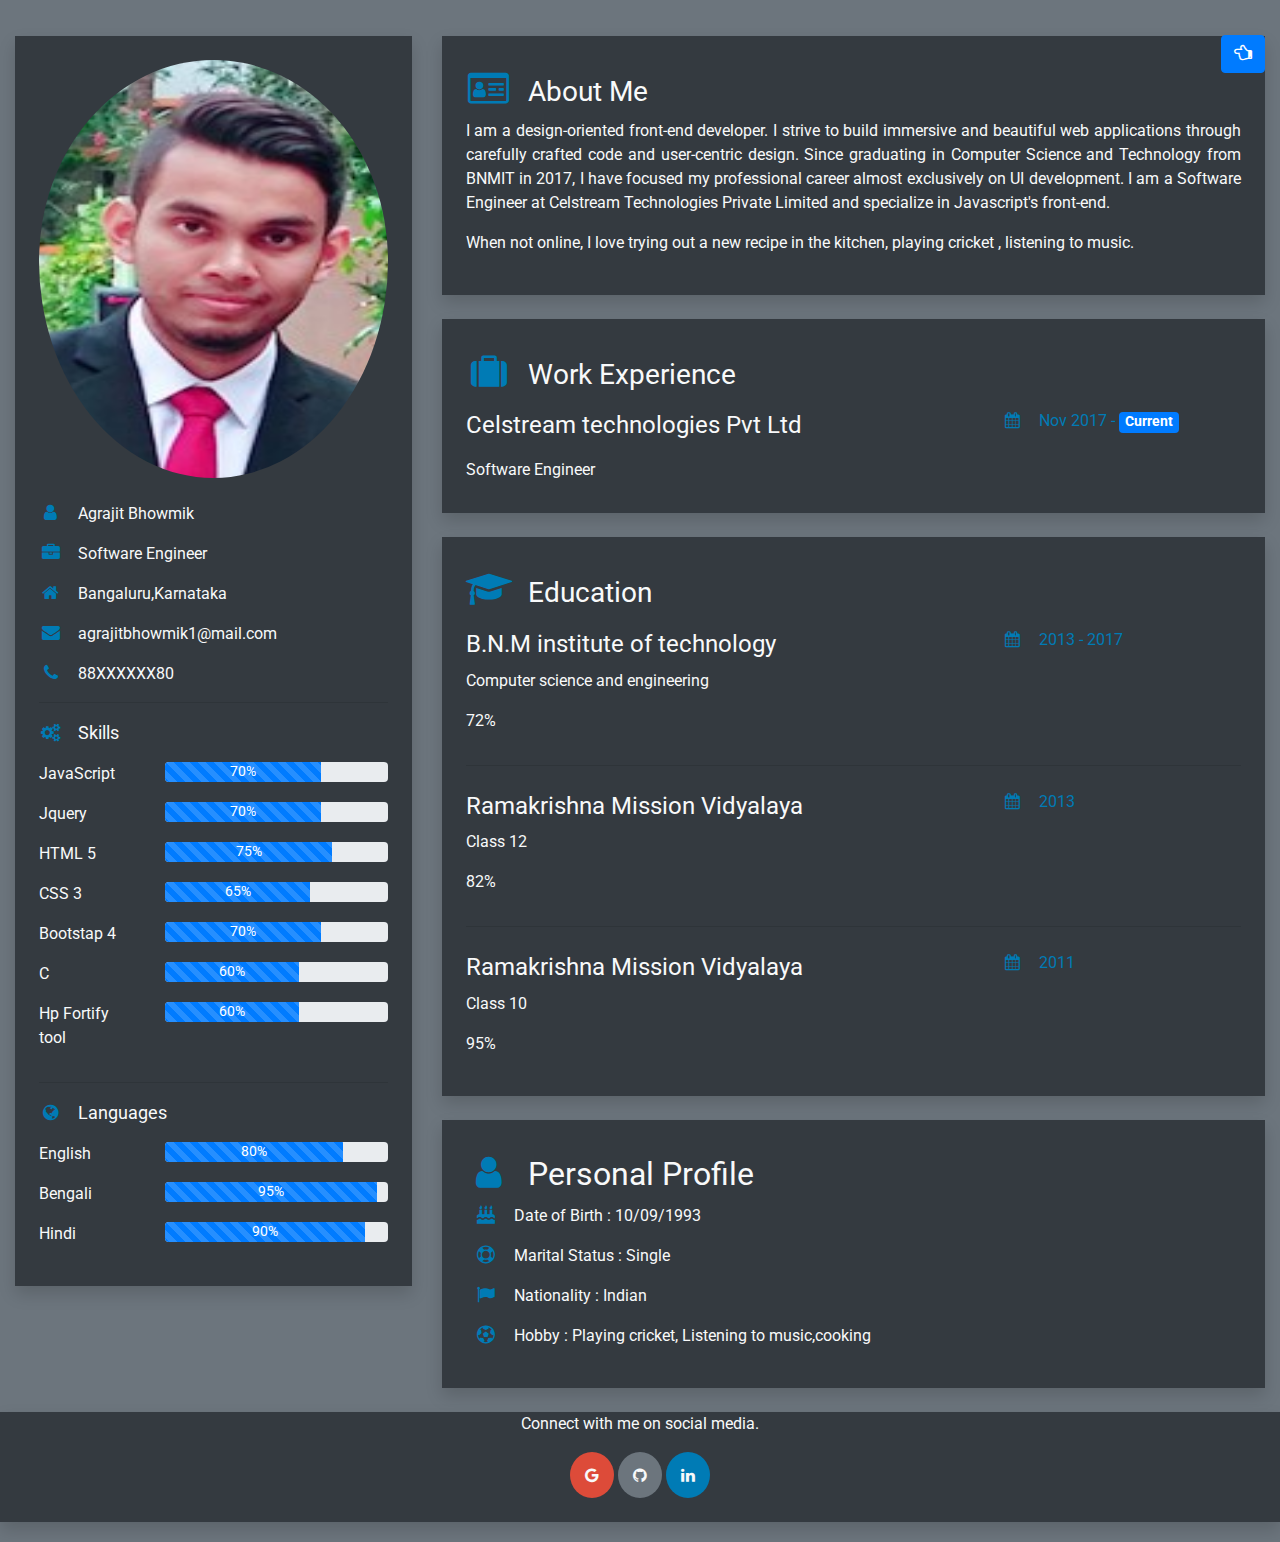
<file: index.html>
<!DOCTYPE html>
<html>
   <head>
      <title>Agrajit Portfolio</title>
      <meta charset="utf-8">
      <meta name="viewport" content="width=device-width, initial-scale=1">
      <link rel="stylesheet" href="https://maxcdn.bootstrapcdn.com/bootstrap/4.4.1/css/bootstrap.min.css">
	  <link rel="stylesheet" href="css/new_portfolio.css"> 
      <link rel='stylesheet' href='https://fonts.googleapis.com/css?family=Roboto'>
      <link rel="stylesheet" href="https://cdnjs.cloudflare.com/ajax/libs/font-awesome/4.7.0/css/font-awesome.min.css">
      <script src="https://ajax.googleapis.com/ajax/libs/jquery/3.4.1/jquery.min.js"></script>
      <script src="https://cdnjs.cloudflare.com/ajax/libs/popper.js/1.16.0/umd/popper.min.js"></script>
      <script src="https://maxcdn.bootstrapcdn.com/bootstrap/4.4.1/js/bootstrap.min.js"></script>
	  <script src="js/portfolio.js"></script>
   </head>
   <body class="bg-secondary">
      <!-- Page Container -->
		  <nav class="navbar navbar-expand-lg bg-dark navbar-dark d-md-none target" id="sideNav">
			 <span class="text-light target">Agrajit Bhowmik</span>
			 <button class="navbar-toggler" type="button" data-toggle="collapse" data-target="#navbarSupportedContent" aria-controls="navbarSupportedContent" aria-expanded="false" aria-label="Toggle navigation">
			 <span class=""><i class="fa fa-navicon text-secondary" style=" font-size:28px;"></i></span>
			 </button>
			 
			 <div class="collapse navbar-collapse" id="navbarSupportedContent">
				<ul class="navbar-nav">
				  <li class="nav-item">
					<a class="nav-link js-scroll-trigger target" href="#about_me">About Me</a>
				  </li>
				  <li class="nav-item">
					<a class="nav-link js-scroll-trigger target" href="#work_experience">Work Experience</a>
				  </li>
				  <li class="nav-item ">
					<a class="nav-link js-scroll-trigger target" href="#education">Education</a>
				  </li>
				  <li class="nav-item ">
					<a class="nav-link js-scroll-trigger target" href="#personal_profile">Personal Profile</a>
				  </li>    
				</ul>
			 </div>
		  </nav>
		<button type="push-button" class="btn btn-primary" id="openCloseNav"><i class="fa fa-hand-o-left" style="font-size: 18px;"></i></button> 
		
	  <div class="container-fluid pt-3 ">
		
		<div id="mySidebar" class="sidebar bg-secondary target">
			<div class=" row custom-control custom-switch text-center">
				<input type="checkbox" class="custom-control-input" id="darkSwitch" checked>
				<label class="custom-control-label " for="darkSwitch">Dark Mode</label>
			</div>
		</div>
         <div class="row">
		 <!-- Left Column -->
            <div class="col-md-4">
               <div class="shadow bg-dark text-light target">
                  <div style="position: relative ">
                     <img class="pt-4 pl-4 pr-4 pb-2 mb-2 rounded-circle" src="image\profile_pic.jpg" style="width:100% ; height:450px" alt="Avatar">
                  </div>
                  <div class="pb-4 pl-4 pr-4 pt-2  mb-4" >
                     <p><i class="fa fa-user fa-fw" style="margin-right: 16px ; font-size: 18px ; color: #007bb5" ></i>Agrajit Bhowmik</p>
                     <p><i class="fa fa-briefcase fa-fw" style="margin-right: 16px ; font-size: 18px ; color: #007bb5" ></i>Software Engineer</p>
                     <p><i class="fa fa-home fa-fw" style="margin-right: 16px ; font-size: 18px ; color: #007bb5" ></i>Bangaluru,Karnataka</p>
                     <p><i class="fa fa-envelope fa-fw" style="margin-right: 16px ; font-size: 18px ; color: #007bb5" ></i>agrajitbhowmik1@mail.com</p>
                     <p><i class="fa fa-phone fa-fw" style="margin-right: 16px ; font-size: 18px ; color: #007bb5" ></i>88XXXXXX80</p>
                     <hr>
                     <p style="font-size: 18px"><b><i class="fa fa-cogs fa-fw" style="margin-right: 16px ; font-size: 18px ; color: #007bb5"></i>Skills</b></p>
                     <!-- <p>JavaScript</p>
                     <div class="progress">
                        <div class="progress-bar progress-bar-striped progress-bar-animated" role="progressbar" style="width:40%">40%</div>
                     </div> -->
					 <div class="row">
						 <div class="col-4">
							<p>JavaScript</p>
						 </div>
						 <div class="col-8">
							 <div class="progress" style="font-size: .90rem;height: 1.25rem;">
								 <div class="progress-bar progress-bar-striped progress-bar-animated" role="progressbar" style="width:70%">70%</div>
							 </div>
						 </div>
					 </div>
					 <div class="row">
						 <div class="col-4">
							<p>Jquery</p>
						 </div>
						 <div class="col-8">
							 <div class="progress" style="font-size: .90rem;height: 1.25rem;">
								 <div class="progress-bar progress-bar-striped progress-bar-animated" role="progressbar" style="width:70%">70%</div>
							 </div>
						 </div>
					 </div>
					 <div class="row">
						 <div class="col-4">
							<p>HTML 5</p>
						 </div>
						 <div class="col-8">
							 <div class="progress" style="font-size: .90rem;height: 1.25rem;">
								 <div class="progress-bar progress-bar-striped progress-bar-animated" role="progressbar" style="width:75%">75%</div>
							 </div>
						 </div>
					 </div>
					 <div class="row">
						 <div class="col-4">
							<p>CSS 3</p>
						 </div>
						 <div class="col-8">
							 <div class="progress" style="font-size: .90rem;height: 1.25rem;">
								 <div class="progress-bar progress-bar-striped progress-bar-animated" role="progressbar" style="width:65%">65%</div>
							 </div>
						 </div>
					 </div>
					 <div class="row">
						 <div class="col-4">
							<p>Bootstap 4</p>
						 </div>
						 <div class="col-8">
							 <div class="progress" style="font-size: .90rem;height: 1.25rem;">
								 <div class="progress-bar progress-bar-striped progress-bar-animated" role="progressbar" style="width:70%">70%</div>
							 </div>
						 </div>
					 </div>
					 <div class="row">
						 <div class="col-4">
							<p>C</p>
						 </div>
						 <div class="col-8">
							 <div class="progress" style="font-size: .90rem;height: 1.25rem;">
								 <div class="progress-bar progress-bar-striped progress-bar-animated" role="progressbar" style="width:60%">60%</div>
							 </div>
						 </div>
					 </div>
					 <div class="row">
						 <div class="col-4">
							<p>Hp Fortify tool</p>
						 </div>
						 <div class="col-8">
							 <div class="progress" style="font-size: .90rem;height: 1.25rem;">
								 <div class="progress-bar progress-bar-striped progress-bar-animated" role="progressbar" style="width:60%">60%</div>
							 </div>
						 </div>
					 </div>
                     
                     <hr>
                     <p style="font-size: 18px ;"><b><i class="fa fa-globe fa-fw" style="margin-right: 16px ; font-size: 18px ; color: #007bb5"></i>Languages</b></p>
                     <div class="row">
						 <div class="col-4">
							<p>English</p>
						 </div>
						 <div class="col-8">
							 <div class="progress" style="font-size: .90rem;height: 1.25rem;">
								 <div class="progress-bar progress-bar-striped progress-bar-animated" role="progressbar" style="width:80%">80%</div>
							 </div>
						 </div>
					 </div>
					 <div class="row">
						 <div class="col-4">
							<p>Bengali</p>
						 </div>
						 <div class="col-8">
							 <div class="progress" style="font-size: .90rem;height: 1.25rem;" >
								 <div class="progress-bar progress-bar-striped progress-bar-animated" role="progressbar" style="width:95%">95%</div>
							 </div>
						 </div>
					 </div>
					 <div class="row">
						 <div class="col-4">
							<p>Hindi</p>
						 </div>
						 <div class="col-8">
							 <div class="progress" style="font-size: .90rem;height: 1.25rem;">
								 <div class="progress-bar progress-bar-striped progress-bar-animated" role="progressbar" style="width:90%">90%</div>
							 </div>
						 </div>
					 </div>
				  </div>
               </div>
               <br>
            </div>
			<!-- End Left Column -->
            <!-- Right Column -->
            <div class="col-md-8">
				<div class="shadow p-4 mb-4 bg-dark text-light target" id="about_me">
                  <h3><i class="fa fa-id-card-o fa-fw" style="margin-right: 16px ; color: #007bb5 ; font-size: 36px"></i>About Me</h3>
				  <!-- <p>Seeking a position to utilize my skills and abilities in the field of Computer Science that offers professional growth while being resourceful, innovative and flexible.</p> -->
					<p class="text-justify">I am a design-oriented front-end developer. I strive to build immersive and beautiful web applications through carefully crafted code and user-centric design.
						Since graduating in Computer Science and Technology from BNMIT in 2017, I have focused my professional career almost exclusively on UI development.
						I am a Software Engineer at Celstream Technologies Private Limited and specialize in Javascript's front-end.
					</p>
					<p class="text-justify">	When not online, I love trying out a new recipe in the kitchen, playing cricket , listening to music.
					</p>
				  </div>
               <div class="shadow p-4 mb-4 bg-dark text-light target" id="work_experience">
                  <h3><i class="fa fa-suitcase fa-fw" style="margin-right: 16px ; color: #007bb5 ; font-size: 36px"></i>Work Experience</h3>
                  <div class="row">
                     <div class="col-sm-8">
                        <h4><b>Celstream technologies Pvt Ltd</b></h4>
                     </div>
                     <div class="col-sm-4">
                        <h6 style="color: #007bb5 ;"><i class="fa fa-calendar fa-fw" style="margin-right: 16px ;"></i>Nov 2017 - <span class="badge badge-primary" style= "font-size: 90%;">Current</span></h6>
                     </div>
                  </div>
                  <div class="row">
                     <div class="col-sm-8">
                        <h6><b>Software Engineer</b></h6>
                     </div>
                  </div>
               </div>
               <div class="shadow p-4 mb-4 bg-dark text-light target" id="education">
                  <h3><i class="fa fa-graduation-cap fa-fw" style="margin-right: 16px ; color: #007bb5 ; font-size: 36px"></i>Education</h3>
                  <div class="row">
                     <div class="col-sm-8">
                        <h4><b>B.N.M institute of technology</b></h4>
                        <p>Computer science and engineering</p>
                        <p>72%</p>
                     </div>
                     <div class="col-sm-4">
                        <h6 style="color: #007bb5"><i class="fa fa-calendar fa-fw" style="margin-right: 16px ;"></i>2013 - 2017</h6>
                     </div>
                  </div>
                  <hr>
                  <div class="row">
                     <div class="col-sm-8">
                        <h4><b>Ramakrishna Mission Vidyalaya</b></h4>
                        <p>Class 12</p>
                        <p>82%</p>
                     </div>
                     <div class="col-sm-4">
                        <h6 style="color: #007bb5"><i class="fa fa-calendar fa-fw" style="margin-right: 16px ;"></i>2013</h6>
                     </div>
                  </div>
                  <hr>
                  <div class="row">
                     <div class="col-sm-8">
                        <h4><b>Ramakrishna Mission Vidyalaya</b></h4>
                        <p>Class 10</p>
                        <p>95%</p>
                     </div>
                     <div class="col-sm-4">
                        <h6 style="color: #007bb5"><i class="fa fa-calendar fa-fw" style="margin-right: 16px ;"></i>2011</h6>
                     </div>
                  </div>
               </div>
			   <div class="shadow p-4 mb-4 bg-dark text-light target" id="personal_profile">
					 <h2><i class="fa fa-user fa-fw" style="margin-right: 16px ; color: #007bb5 ; font-size: 36px"></i>Personal Profile</h2>
					 <div class="row pl-4">
						<p><i class="fa fa-birthday-cake fa-fw mr-3" style="font-size: 18px ; color: #007bb5" ></i>Date of Birth : 10/09/1993</p>
					 </div>
					 <div class="row pl-4">
						<p><i class="fa fa-life-ring fa-fw" style="margin-right: 16px ; font-size: 18px ; color: #007bb5" ></i>Marital Status : Single</p>
					 </div>
					 <div class="row pl-4">
						<p><i class="fa fa-flag fa-fw" style="margin-right: 16px ; font-size: 18px ; color: #007bb5" ></i>Nationality : Indian</p>
					 </div>
					 <div class="row pl-4">
						<p><i class="fa fa-soccer-ball-o fa-fw" style="margin-right: 16px ; font-size: 18px ; color: #007bb5" ></i>Hobby : Playing cricket, Listening to music,cooking</p>
					 </div>
			   </div>
			<!-- End Right Column -->
         </div>
      </div>
     </div>
      <!-- End Page Container -->
	  <div class="p-0">
		  <footer class="shadow bg-dark text-light text-center target " >
			 <p>Connect with me on social media.</p>
			 <a href="#" class="fa fa-google text-light mb-4"></a>
			 <a href="#" class="fa fa-github text-light mb-4"></a>
			 <a href="https://www.linkedin.com/in/pragathi-b-s-678b9212a" class="fa fa-linkedin text-light mb-4"/></a>
		 </footer>
	 </div>
     
   </body>
</html>
</file>
<file: css/new_portfolio.css>
html,body,h1,h2,h3,h4,h5,h6,b {
	font-family: "Roboto", sans-serif;
	font-weight: 400; 
	margin: 10px 0
}

footer .fa
{
	text-decoration: none;
}

.fa-google {
	padding: 15px;
	font-size: 20px;
	border-radius: 50%;
	background: #dd4b39;
	color: white;
}

.fa-linkedin {
	padding: 15px;
	font-size: 20px;
	border-radius: 50%;
	background: #007bb5;
	color: white;
}

.fa-github{
	padding: 15px;
	font-size: 20px;
	border-radius: 50%;
	background: #6c757d;
	color: white;
}


.sidebar {
  height: 100%;
  width: 0;
  position: fixed;
  z-index: 1;
  top: 0;
  right: 0;
  overflow-x: hidden;
  transition: 0.5s;
  padding-top: 60px;
}

#openCloseNav	{
  position: fixed;
  right: 15px; 
  top:35px;
  z-index:1;
  transition: 0.5s;
}

@media only screen and (max-width: 767px) {
  #openCloseNav	{
  position: fixed;
  right: 15px; 
  top:89px;
  z-index:1;
  transition: 0.5s;
}
}
</file>
